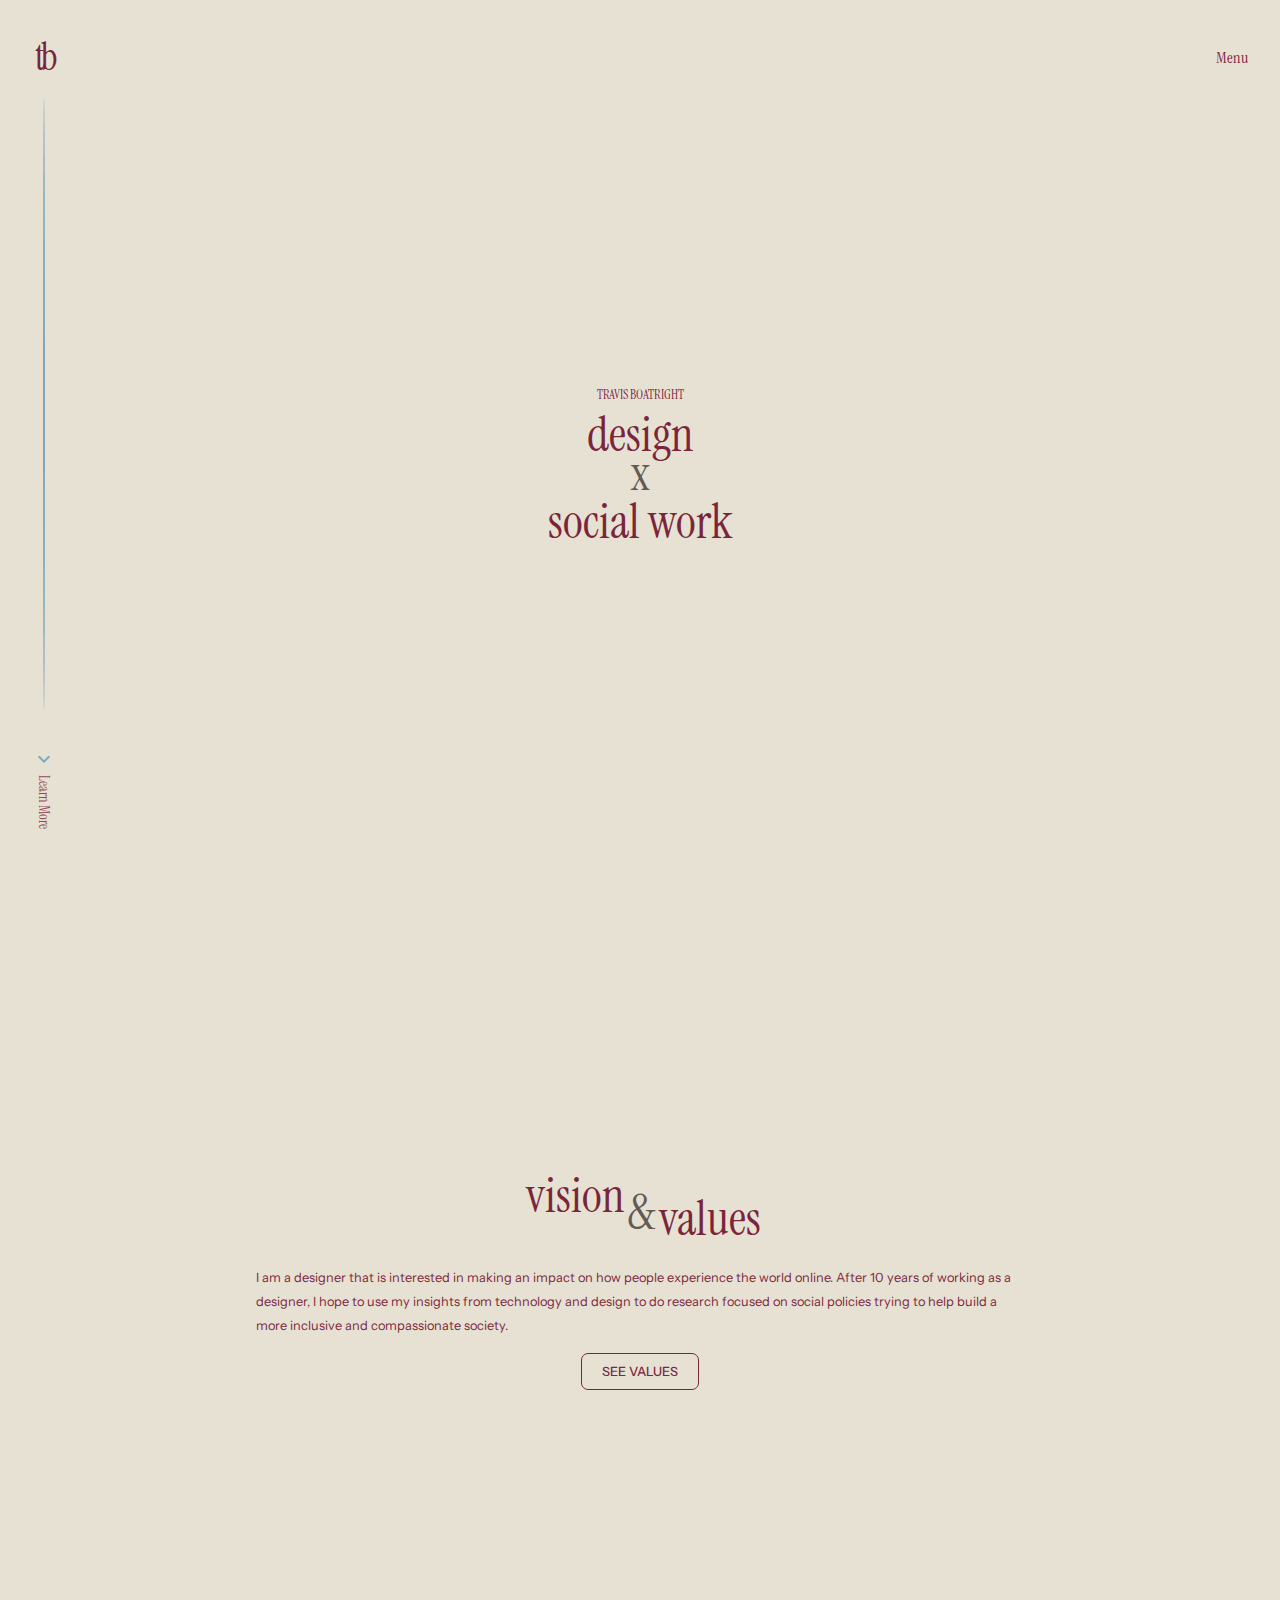
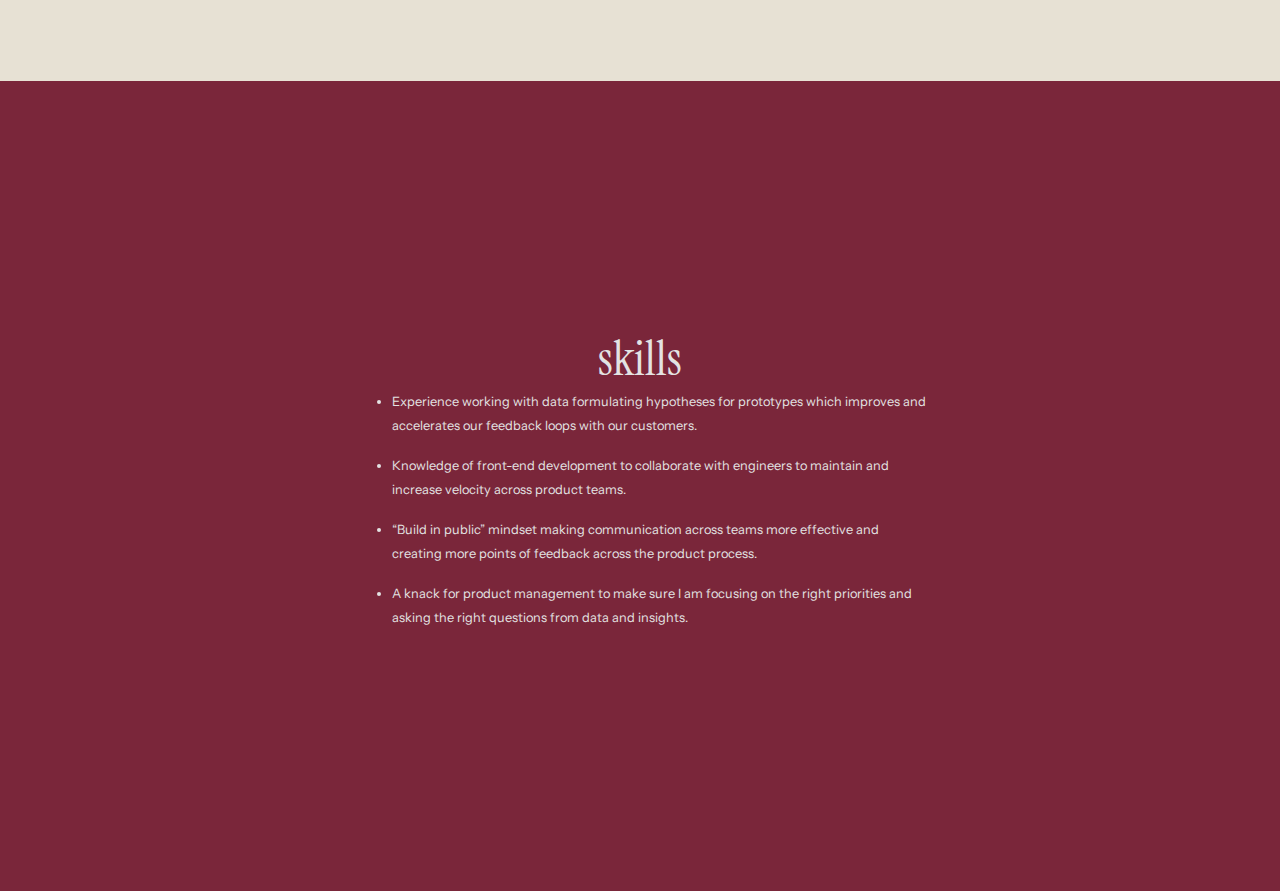
<file: index.html>
<!DOCTYPE html>
<html lang="en">
<head>
    <meta charset="UTF-8">
    <meta name="viewport" content="width=device-width, initial-scale=1.0">
    <title>Travis Boatright - Design x Social Work</title>
    <link rel="preconnect" href="https://fonts.googleapis.com">
    <link rel="preconnect" href="https://fonts.gstatic.com" crossorigin>
    <link href="https://fonts.googleapis.com/css2?family=Instrument+Serif:ital@0;1&display=swap" rel="stylesheet">
    <link rel="preconnect" href="https://fonts.googleapis.com">
    <link rel="preconnect" href="https://fonts.gstatic.com" crossorigin>
    <link href="https://fonts.googleapis.com/css2?family=Instrument+Sans:ital,wght@0,400..700;1,400..700&display=swap" rel="stylesheet">
    <link rel="stylesheet" href="styles.css">
</head>
<body>
    <nav class="nav">
        <a href="index.html" style="text-decoration: none;"><div class="logo" style="letter-spacing:-4px; font-size: 2.4rem; padding-left:3px">tb</div></a>
        <button class="menu-button">Menu</button>
    </nav>
    
    <div class="mega-nav" height: 100%;">
        <ul class="nav-links">
            <li><a href="index.html">home</a></li>
            <li><a href="journey.html">journey</a></li>
            <li><a href="projects.html">projects</a></li>
            <li><a href="values.html">values</a></li>
            <li><a href="contact.html">contact</a></li>
        </ul>
    </div>
    
<main>

    <div class="border-left">

    </div>

    <div class="content">
        <h1>TRAVIS BOATRIGHT</h1>
        <h2 style="margin-bottom: -24px;">design</h2>
        <h2 style="margin-bottom: -12px; color: #625B54">x</h1>
        <h2 style="margin-top: 8px; line-height: 42px;">social work</h2>
    </div>

    <div class="scroll-indicator">
        <div class="arrow">
            <svg viewBox="0 0 24 24" xmlns="http://www.w3.org/2000/svg">
                <path d="M7.41 8.59L12 13.17l4.59-4.58L18 10l-6 6-6-6 1.41-1.41z"/>
            </svg>
        </div>
        <div class="learn-more">Learn More</div>
    </div>
</main>

    <div class="content-light">
        <div class="center-content">
            <h2 style="margin-bottom: -46px;">vision</h2>
            <h2 style="margin-bottom: -57px; margin-left:132px; color: #625B54">&</h1>
            <h2 style="margin-right:-270px;">values</h2>
        </div>

        <div class="body-content">
            <p>I am a designer that is interested in making an impact on how people experience the world online. After 10 years of working as a designer, I hope to use my insights from technology and design to do research focused on social policies trying to help build a more inclusive and compassionate society.
            </p>
        </div>

        <a class="button" href="values.html">See values</a>

    </div>

    <div class="content-dark">
            <h2 style="color:#E3E3E3;">skills</h2>

        <div class="body-content">
            <ul style="color:#E3E3E3;"">
                <li>Experience working with data formulating hypotheses for prototypes which improves and accelerates our feedback loops with our customers.</li>
                <li>Knowledge of front-end development to collaborate with engineers to maintain and increase velocity across product teams.</li>
                <li>“Build in public” mindset making communication across teams more effective and creating more points of feedback across the product process.</li>
                <li>A knack for product management to make sure I am focusing on the right priorities and asking the right questions from data and insights.</li>
            </ul>
        </div>
    </div>

    <script>
        const menuButton = document.querySelector('.menu-button');
        const megaNav = document.querySelector('.mega-nav');
        const logo = document.querySelector('.logo');
        
        menuButton.addEventListener('click', () => {
            megaNav.classList.toggle('active');
            body.classList.toggle('no-scroll');
            if (megaNav.classList.contains('active')) {
                menuButton.textContent = 'Close';
                menuButton.classList.add('white');
                logo.classList.add('white');
            } else {
                menuButton.textContent = 'Menu';
                menuButton.classList.remove('white');
                logo.classList.remove('white');
            }
        });
    </script>
</body>
</html>
</file>
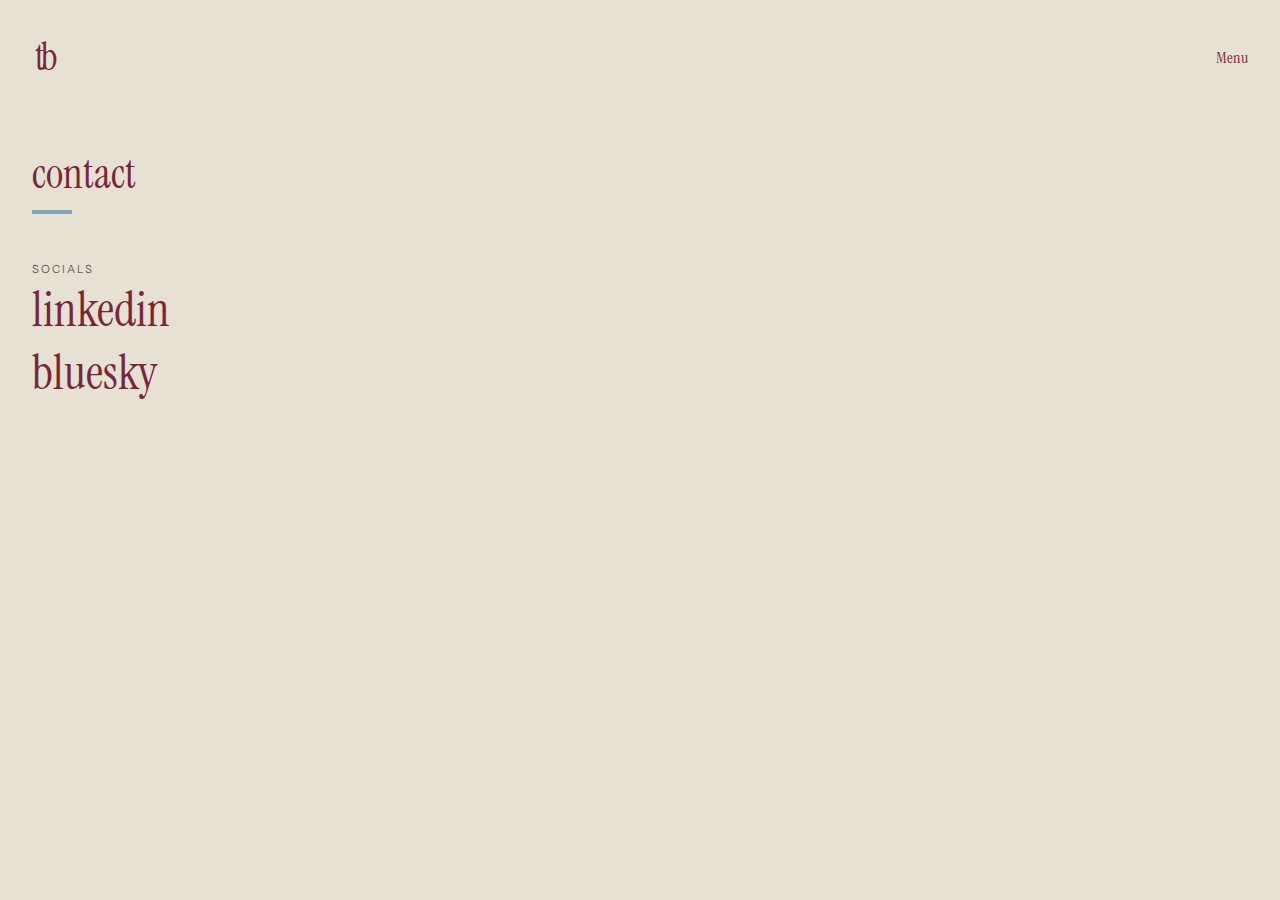
<file: contact.html>
<!DOCTYPE html>
<html lang="en">
<head>
    <meta charset="UTF-8">
    <meta name="viewport" content="width=device-width, initial-scale=1.0">
    <title>Travis Boatright - Design x Social Work</title>
    <link rel="preconnect" href="https://fonts.googleapis.com">
    <link rel="preconnect" href="https://fonts.gstatic.com" crossorigin>
    <link href="https://fonts.googleapis.com/css2?family=Instrument+Serif:ital@0;1&display=swap" rel="stylesheet">
    <link rel="preconnect" href="https://fonts.googleapis.com">
    <link rel="preconnect" href="https://fonts.gstatic.com" crossorigin>
    <link href="https://fonts.googleapis.com/css2?family=Instrument+Sans:ital,wght@0,400..700;1,400..700&display=swap" rel="stylesheet">
    <link rel="stylesheet" href="styles.css">
</head>
<body>
    <nav class="nav">
        <a href="index.html" style="text-decoration: none;"><div class="logo" style="letter-spacing:-4px; font-size: 2.4rem; padding-left:3px">tb</div></a>
        <button class="menu-button">Menu</button>
    </nav>
    
    <div class="mega-nav" height: 100%;">
        <ul class="nav-links">
            <li><a href="index.html">home</a></li>
            <li><a href="journey.html">journey</a></li>
            <li><a href="projects.html">projects</a></li>
            <li><a href="values.html">values</a></li>
            <li><a href="contact.html">contact</a></li>
        </ul>
    </div>
    
    <div class="projects">
        <h1>contact</h1>

        <div class="project">
            <h3>Socials</h3>
            <h2><a href="https://www.linkedin.com/in/travisboatright/" target="_blank">linkedin</a></h2>
            <h2><a href="https://bsky.app/profile/travisboat.bsky.social" target="_blank">bluesky</a></h2>
        </div>
        
    </div>

    <script>
        const menuButton = document.querySelector('.menu-button');
        const megaNav = document.querySelector('.mega-nav');
        const logo = document.querySelector('.logo');
        
        menuButton.addEventListener('click', () => {
            megaNav.classList.toggle('active');
            body.classList.toggle('no-scroll');
            if (megaNav.classList.contains('active')) {
                menuButton.textContent = 'Close';
                menuButton.classList.add('white');
                logo.classList.add('white');
            } else {
                menuButton.textContent = 'Menu';
                menuButton.classList.remove('white');
                logo.classList.remove('white');
            }
        });
    </script>
</body>
</html>
</file>
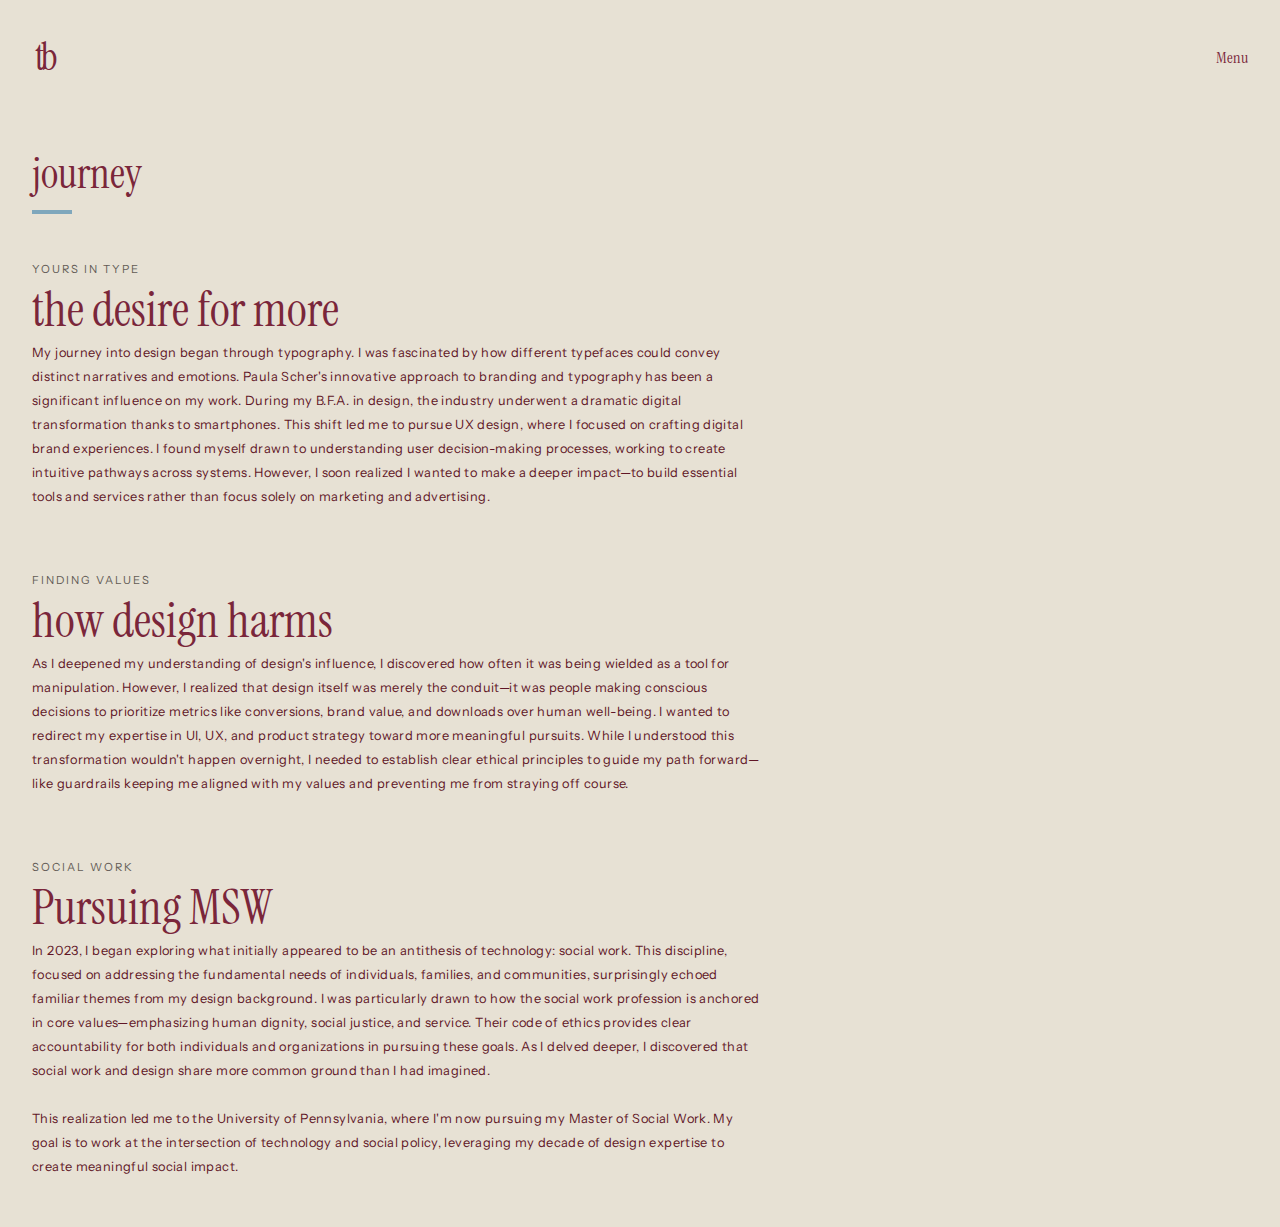
<file: journey.html>
<!DOCTYPE html>
<html lang="en">
<head>
    <meta charset="UTF-8">
    <meta name="viewport" content="width=device-width, initial-scale=1.0">
    <title>Travis Boatright - Design x Social Work</title>
    <link rel="preconnect" href="https://fonts.googleapis.com">
    <link rel="preconnect" href="https://fonts.gstatic.com" crossorigin>
    <link href="https://fonts.googleapis.com/css2?family=Instrument+Serif:ital@0;1&display=swap" rel="stylesheet">
    <link rel="preconnect" href="https://fonts.googleapis.com">
    <link rel="preconnect" href="https://fonts.gstatic.com" crossorigin>
    <link href="https://fonts.googleapis.com/css2?family=Instrument+Sans:ital,wght@0,400..700;1,400..700&display=swap" rel="stylesheet">
    <link rel="stylesheet" href="styles.css">
</head>
<body>
    <nav class="nav">
        <a href="index.html" style="text-decoration: none;"><div class="logo" style="letter-spacing:-4px; font-size: 2.4rem; padding-left:3px">tb</div></a>
        <button class="menu-button">Menu</button>
    </nav>
    
    <div class="mega-nav" height: 100%;">
        <ul class="nav-links">
            <li><a href="index.html">home</a></li>
            <li><a href="journey.html">journey</a></li>
            <li><a href="projects.html">projects</a></li>
            <li><a href="values.html">values</a></li>
            <li><a href="contact.html">contact</a></li>
        </ul>
    </div>
    
    <div class="projects">
        <h1>journey</h1>

        <div class="project">
            <h3>yours in type</h3>
            <h2>the desire for more</h2>
            <p style="margin:0;">My journey into design began through typography. I was fascinated by how different typefaces could convey distinct narratives and emotions. Paula Scher's innovative approach to branding and typography has been a significant influence on my work. During my B.F.A. in design, the industry underwent a dramatic digital transformation thanks to smartphones. This shift led me to pursue UX design, where I focused on crafting digital brand experiences. I found myself drawn to understanding user decision-making processes, working to create intuitive pathways across systems. However, I soon realized I wanted to make a deeper impact—to build essential tools and services rather than focus solely on marketing and advertising.</p>
        </div>
        <div class="project">
            <h3>finding values</h3>
            <h2>how design harms</h2>
            <p style="margin:0;">As I deepened my understanding of design's influence, I discovered how often it was being wielded as a tool for manipulation. However, I realized that design itself was merely the conduit—it was people making conscious decisions to prioritize metrics like conversions, brand value, and downloads over human well-being. I wanted to redirect my expertise in UI, UX, and product strategy toward more meaningful pursuits. While I understood this transformation wouldn't happen overnight, I needed to establish clear ethical principles to guide my path forward—like guardrails keeping me aligned with my values and preventing me from straying off course.</p>
        </div>
        <div class="project">
            <h3>social work</h3>
            <h2>Pursuing MSW</h2>
            <p style="margin:0;">In 2023, I began exploring what initially appeared to be an antithesis of technology: social work. This discipline, focused on addressing the fundamental needs of individuals, families, and communities, surprisingly echoed familiar themes from my design background. I was particularly drawn to how the social work profession is anchored in core values—emphasizing human dignity, social justice, and service. Their code of ethics provides clear accountability for both individuals and organizations in pursuing these goals. As I delved deeper, I discovered that social work and design share more common ground than I had imagined. <br><br> This realization led me to the University of Pennsylvania, where I'm now pursuing my Master of Social Work. My goal is to work at the intersection of technology and social policy, leveraging my decade of design expertise to create meaningful social impact.</p>
        </div>
        
    </div>

    <script>
        const menuButton = document.querySelector('.menu-button');
        const megaNav = document.querySelector('.mega-nav');
        const logo = document.querySelector('.logo');
        
        menuButton.addEventListener('click', () => {
            megaNav.classList.toggle('active');
            body.classList.toggle('no-scroll');
            if (megaNav.classList.contains('active')) {
                menuButton.textContent = 'Close';
                menuButton.classList.add('white');
                logo.classList.add('white');
            } else {
                menuButton.textContent = 'Menu';
                menuButton.classList.remove('white');
                logo.classList.remove('white');
            }
        });
    </script>
</body>
</html>
</file>
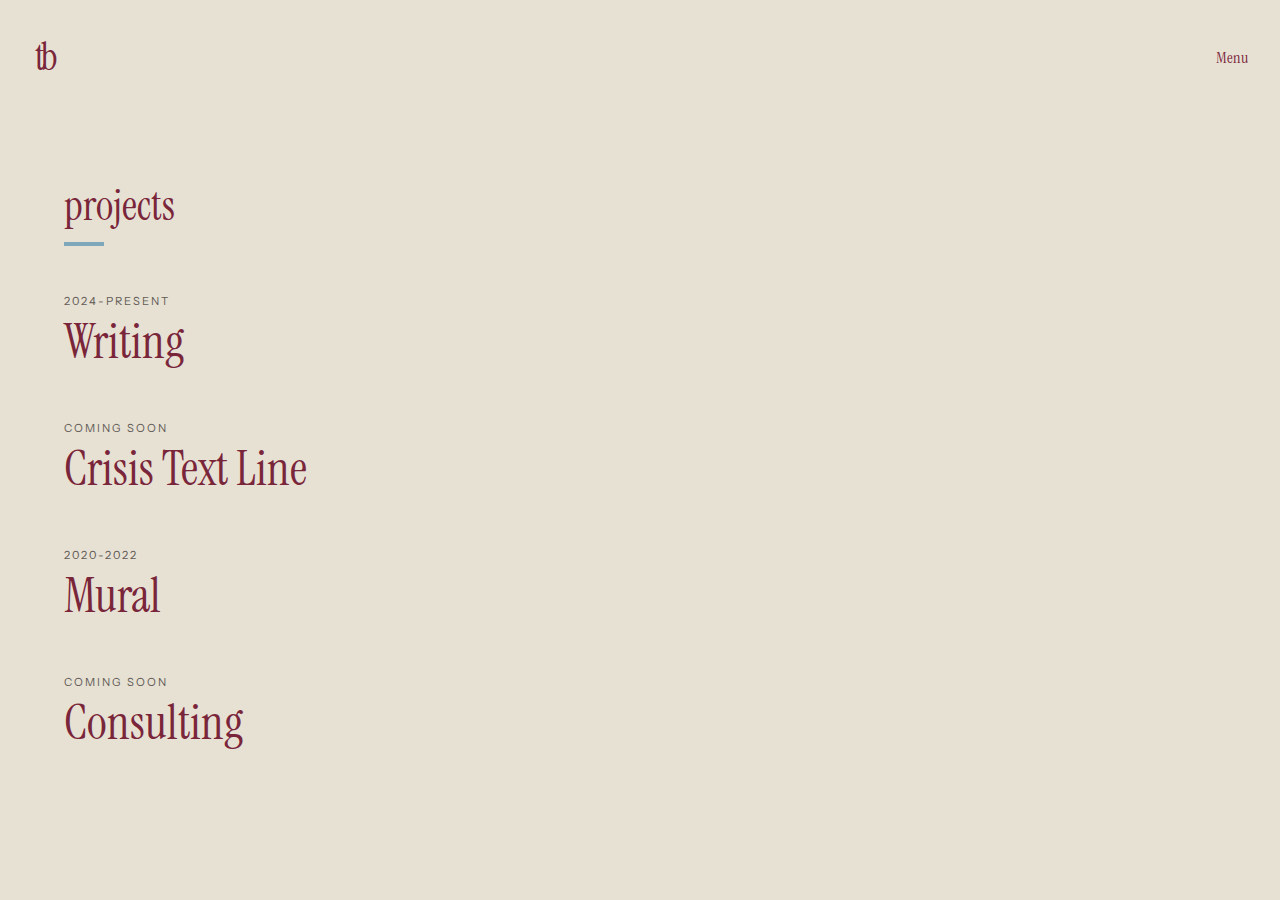
<file: projects.html>
<!DOCTYPE html>
<html lang="en">
<head>
    <meta charset="UTF-8">
    <meta name="viewport" content="width=device-width, initial-scale=1.0">
    <title>Travis Boatright - Design x Social Work</title>
    <link rel="preconnect" href="https://fonts.googleapis.com">
    <link rel="preconnect" href="https://fonts.gstatic.com" crossorigin>
    <link href="https://fonts.googleapis.com/css2?family=Instrument+Serif:ital@0;1&display=swap" rel="stylesheet">
    <link rel="preconnect" href="https://fonts.googleapis.com">
    <link rel="preconnect" href="https://fonts.gstatic.com" crossorigin>
    <link href="https://fonts.googleapis.com/css2?family=Instrument+Sans:ital,wght@0,400..700;1,400..700&display=swap" rel="stylesheet">
    <link rel="stylesheet" href="styles.css">
</head>
<body>
    <nav class="nav">
        <a href="index.html" style="text-decoration: none;"><div class="logo" style="letter-spacing:-4px; font-size: 2.4rem; padding-left:3px">tb</div></a>
        <button class="menu-button">Menu</button>
    </nav>
    
    <div class="mega-nav" height: 100%;">
        <ul class="nav-links">
            <li><a href="index.html">home</a></li>
            <li><a href="journey.html">journey</a></li>
            <li><a href="projects.html">projects</a></li>
            <li><a href="values.html">values</a></li>
            <li><a href="contact.html">contact</a></li>
        </ul>
    </div>
    
<div class="container">

    <div class="projects">
        <h1>projects</h1>

        <div class="project">
            <h3>2024-Present</h3>
            <h2><a href="writing.html">Writing</a></h2>
        </div>

        <div class="project">
            <h3>Coming Soon</h3>
            <h2><a href="#">Crisis Text Line</a></h2>
        </div>

        <div class="project">
            <h3>2020-2022</h3>
            <h2><a href="mural.html">Mural</a></h2>
        </div>

        <div class="project">
            <h3>Coming Soon</h3>
            <h2><a href="#">Consulting</a></h2>
        </div>
        
    </div>
</div>

    <script>
        const menuButton = document.querySelector('.menu-button');
        const megaNav = document.querySelector('.mega-nav');
        const logo = document.querySelector('.logo');
        
        menuButton.addEventListener('click', () => {
            megaNav.classList.toggle('active');
            body.classList.toggle('no-scroll');
            if (megaNav.classList.contains('active')) {
                menuButton.textContent = 'Close';
                menuButton.classList.add('white');
                logo.classList.add('white');
            } else {
                menuButton.textContent = 'Menu';
                menuButton.classList.remove('white');
                logo.classList.remove('white');
            }
        });
    </script>
</body>
</html>
</file>
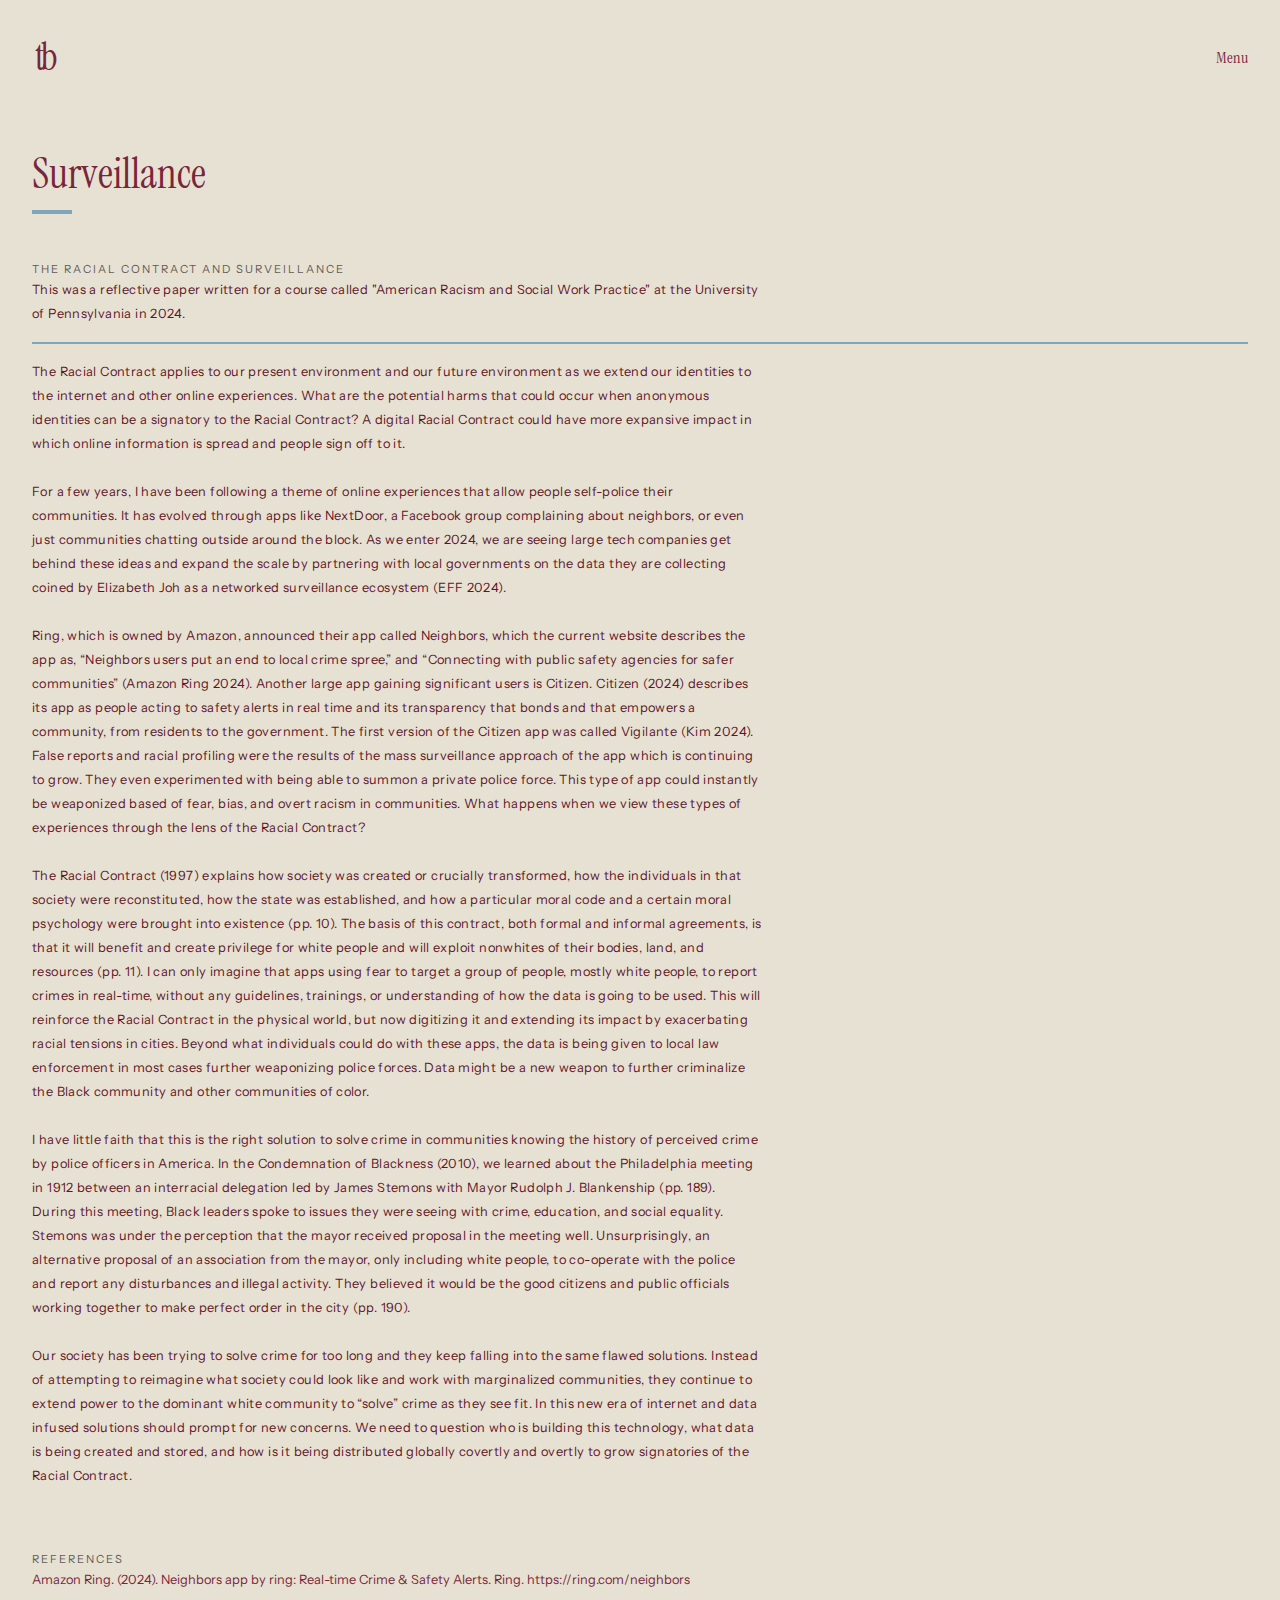
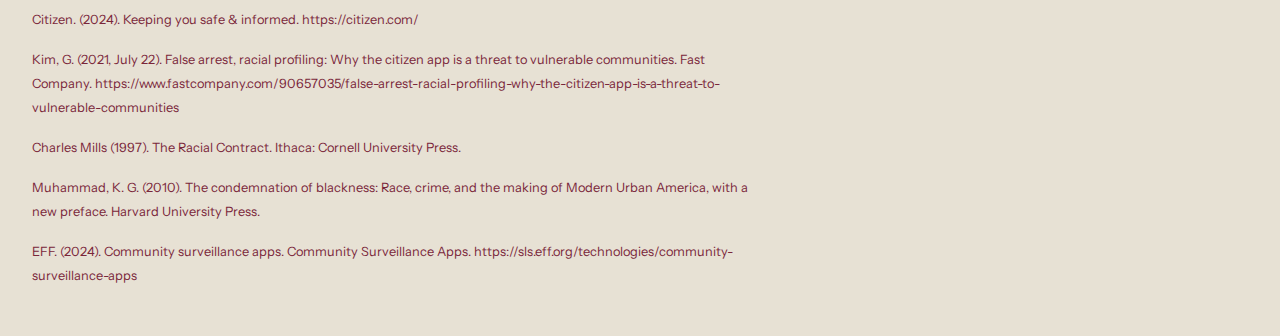
<file: surveillance.html>
<!DOCTYPE html>
<html lang="en">
<head>
    <meta charset="UTF-8">
    <meta name="viewport" content="width=device-width, initial-scale=1.0">
    <title>Travis Boatright - Design x Social Work</title>
    <link rel="preconnect" href="https://fonts.googleapis.com">
    <link rel="preconnect" href="https://fonts.gstatic.com" crossorigin>
    <link href="https://fonts.googleapis.com/css2?family=Instrument+Serif:ital@0;1&display=swap" rel="stylesheet">
    <link rel="preconnect" href="https://fonts.googleapis.com">
    <link rel="preconnect" href="https://fonts.gstatic.com" crossorigin>
    <link href="https://fonts.googleapis.com/css2?family=Instrument+Sans:ital,wght@0,400..700;1,400..700&display=swap" rel="stylesheet">
    <link rel="stylesheet" href="styles.css">
</head>
<body>
    <nav class="nav">
        <a href="index.html" style="text-decoration: none;"><div class="logo" style="letter-spacing:-4px; font-size: 2.4rem; padding-left:3px">tb</div></a>
        <button class="menu-button">Menu</button>
    </nav>
    
    <div class="mega-nav" height: 100%;">
        <ul class="nav-links">
            <li><a href="index.html">home</a></li>
            <li><a href="journey.html">journey</a></li>
            <li><a href="projects.html">projects</a></li>
            <li><a href="values.html">values</a></li>
            <li><a href="contact.html">contact</a></li>
        </ul>
    </div>
    
    <div class="projects">
        <h1>Surveillance</h1>

        <div class="project" style="border-bottom: 2px solid #7FA7BC; margin-bottom:16px;">
            <h3>The Racial Contract and Surveillance</h3>
            <p style="margin:0;">This was a reflective paper written for a course called "American Racism and Social Work Practice" at the University of Pennsylvania in 2024.</p>
        </div>

        <p style="margin:0;">
            The Racial Contract applies to our present environment and our future environment as we extend our identities to the internet and other online experiences. What are the potential harms that could occur when anonymous identities can be a signatory to the Racial Contract? A digital Racial Contract could have more expansive impact in which online information is spread and people sign off to it.<br><br>
            For a few years, I have been following a theme of online experiences that allow people self-police their communities. It has evolved through apps like NextDoor, a Facebook group complaining about neighbors, or even just communities chatting outside around the block. As we enter 2024, we are seeing large tech companies get behind these ideas and expand the scale by partnering with local governments on the data they are collecting coined by Elizabeth Joh as a networked surveillance ecosystem (EFF 2024).<br><br>
            Ring, which is owned by Amazon, announced their app called Neighbors, which the current website describes the app as, “Neighbors users put an end to local crime spree,” and “Connecting with public safety agencies for safer communities” (Amazon Ring 2024). Another large app gaining significant users is Citizen. Citizen (2024) describes its app as people acting to safety alerts in real time and its transparency that bonds and that empowers a community, from residents to the government. The first version of the Citizen app was called Vigilante (Kim 2024). False reports and racial profiling were the results of the mass surveillance approach of the app which is continuing to grow. They even experimented with being able to summon a private police force. This type of app could instantly be weaponized based of fear, bias, and overt racism in communities. What happens when we view these types of experiences through the lens of the Racial Contract?<br><br>
            
            The Racial Contract (1997) explains how society was created or crucially transformed, how the individuals in that society were reconstituted, how the state was established, and how a particular moral code and a certain moral psychology were brought into existence (pp. 10). The basis of this contract, both formal and informal agreements, is that it will benefit and create privilege for white people and will exploit nonwhites of their bodies, land, and resources (pp. 11). I can only imagine that apps using fear to target a group of people, mostly white people, to report crimes in real-time, without any guidelines, trainings, or understanding of how the data is going to be used. This will reinforce the Racial Contract in the physical world, but now digitizing it and extending its impact by exacerbating racial tensions in cities. Beyond what individuals could do with these apps, the data is being given to local law enforcement in most cases further weaponizing police forces. Data might be a new weapon to further criminalize the Black community and other communities of color.<br><br>
            I have little faith that this is the right solution to solve crime in communities knowing the history of perceived crime by police officers in America. In the Condemnation of Blackness (2010), we learned about the Philadelphia meeting in 1912 between an interracial delegation led by James Stemons with Mayor Rudolph J. Blankenship (pp. 189). During this meeting, Black leaders spoke to issues they were seeing with crime, education, and social equality. Stemons was under the perception that the mayor received proposal in the meeting well. Unsurprisingly, an alternative proposal of an association from the mayor, only including white people, to co-operate with the police and report any disturbances and illegal activity. They believed it would be the good citizens and public officials working together to make perfect order in the city (pp. 190). <br><br>
                Our society has been trying to solve crime for too long and they keep falling into the same flawed solutions. Instead of attempting to reimagine what society could look like and work with marginalized communities, they continue to extend power to the dominant white community to “solve” crime as they see fit. In this new era of internet and data infused solutions should prompt for new concerns. We need to question who is building this technology, what data is being created and stored, and how is it being distributed globally covertly and overtly to grow signatories of the Racial Contract.
        </p>

        <div class="project">
            <h3>References</h3>
            <ul style="list-style: none; padding-left: 0px; margin:0;">
                <li>Amazon Ring. (2024). Neighbors app by ring: Real-time Crime & Safety Alerts. Ring. https://ring.com/neighbors</li>
                <li>Citizen. (2024). Keeping you safe & informed. https://citizen.com/</li>
                <li>Kim, G. (2021, July 22). False arrest, racial profiling: Why the citizen app is a threat to vulnerable communities. Fast Company. https://www.fastcompany.com/90657035/false-arrest-racial-profiling-why-the-citizen-app-is-a-threat-to-vulnerable-communities</li>
                <li>Charles Mills (1997). The Racial Contract. Ithaca: Cornell University Press.</li>
                <li>Muhammad, K. G. (2010). The condemnation of blackness: Race, crime, and the making of Modern Urban America, with a new preface. Harvard University Press.</li>
                <li>EFF. (2024). Community surveillance apps. Community Surveillance Apps. https://sls.eff.org/technologies/community-surveillance-apps</li>
            </ul>
        </div>


    </div>

    <script>
        const menuButton = document.querySelector('.menu-button');
        const megaNav = document.querySelector('.mega-nav');
        const logo = document.querySelector('.logo');
        
        menuButton.addEventListener('click', () => {
            megaNav.classList.toggle('active');
            body.classList.toggle('no-scroll');
            if (megaNav.classList.contains('active')) {
                menuButton.textContent = 'Close';
                menuButton.classList.add('white');
                logo.classList.add('white');
            } else {
                menuButton.textContent = 'Menu';
                menuButton.classList.remove('white');
                logo.classList.remove('white');
            }
        });
    </script>
</body>
</html>
</file>
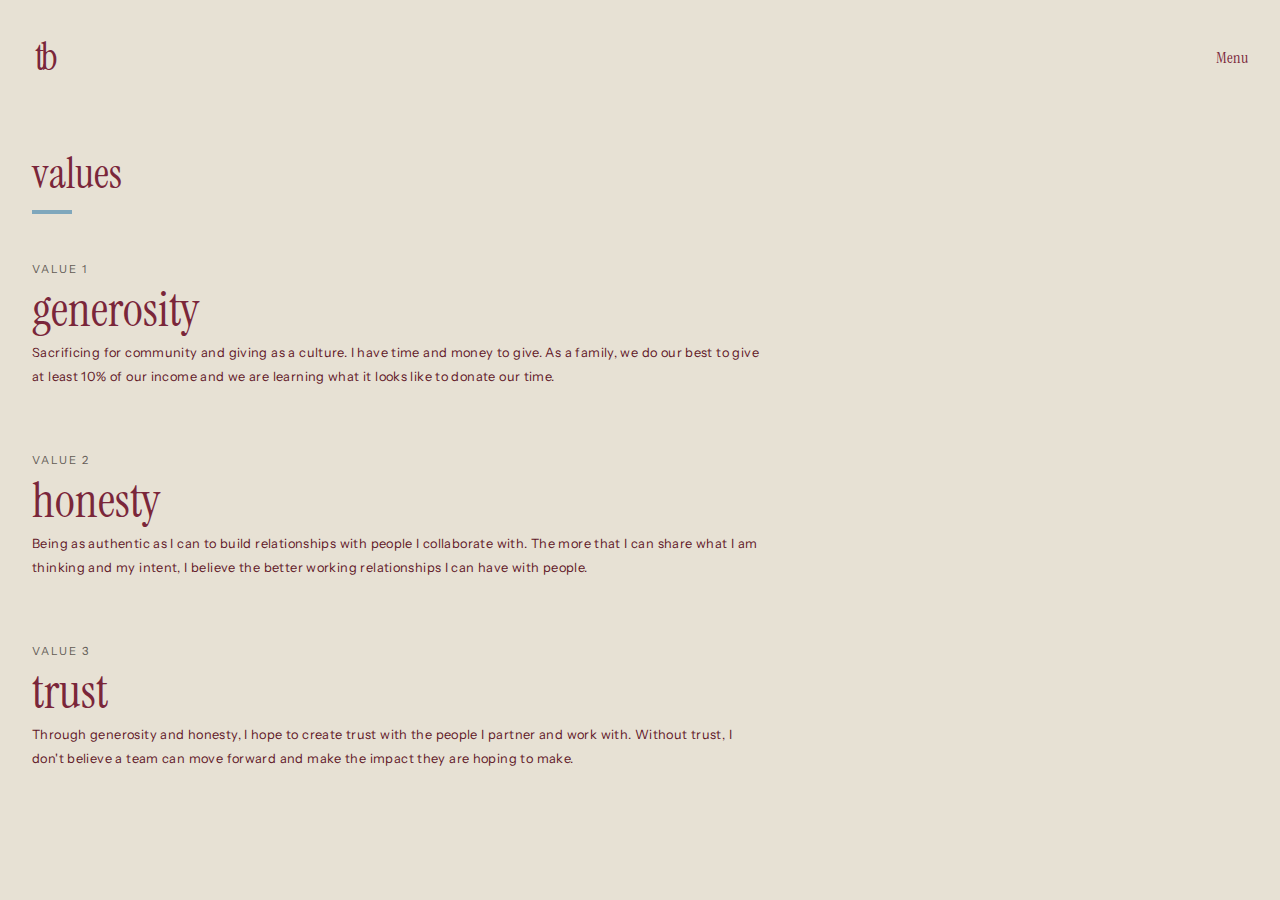
<file: values.html>
<!DOCTYPE html>
<html lang="en">
<head>
    <meta charset="UTF-8">
    <meta name="viewport" content="width=device-width, initial-scale=1.0">
    <title>Travis Boatright - Design x Social Work</title>
    <link rel="preconnect" href="https://fonts.googleapis.com">
    <link rel="preconnect" href="https://fonts.gstatic.com" crossorigin>
    <link href="https://fonts.googleapis.com/css2?family=Instrument+Serif:ital@0;1&display=swap" rel="stylesheet">
    <link rel="preconnect" href="https://fonts.googleapis.com">
    <link rel="preconnect" href="https://fonts.gstatic.com" crossorigin>
    <link href="https://fonts.googleapis.com/css2?family=Instrument+Sans:ital,wght@0,400..700;1,400..700&display=swap" rel="stylesheet">
    <link rel="stylesheet" href="styles.css">
</head>
<body>
    <nav class="nav">
        <a href="index.html" style="text-decoration: none;"><div class="logo" style="letter-spacing:-4px; font-size: 2.4rem; padding-left:3px">tb</div></a>
        <button class="menu-button">Menu</button>
    </nav>
    
    <div class="mega-nav" height: 100%;">
        <ul class="nav-links">
            <li><a href="index.html">home</a></li>
            <li><a href="journey.html">journey</a></li>
            <li><a href="projects.html">projects</a></li>
            <li><a href="values.html">values</a></li>
            <li><a href="contact.html">contact</a></li>
        </ul>
    </div>
    
    <div class="projects">
        <h1>values</h1>

        <div class="project">
            <h3> value 1</h3>
            <h2>generosity</h2>
            <p style="margin:0;">Sacrificing for community and giving as a culture. I have time and money to give. As a family, we do our best to give at least 10% of our income and we are learning what it looks like to donate our time.</p>
        </div>
        <div class="project">
            <h3> value 2</h3>
            <h2>honesty</h2>
            <p style="margin:0;">Being as authentic as I can to build relationships with people I collaborate with. The more that I can share what I am thinking and my intent, I believe the better working relationships I can have with people.</p>
        </div>
        <div class="project">
            <h3> value 3</h3>
            <h2>trust</h2>
            <p style="margin:0;">Through generosity and honesty, I hope to create trust with the people I partner and work with. Without trust, I don't believe a team can move forward and make the impact they are hoping to make.</p>
        </div>
        
    </div>

    <script>
        const menuButton = document.querySelector('.menu-button');
        const megaNav = document.querySelector('.mega-nav');
        const logo = document.querySelector('.logo');
        
        menuButton.addEventListener('click', () => {
            megaNav.classList.toggle('active');
            body.classList.toggle('no-scroll');
            if (megaNav.classList.contains('active')) {
                menuButton.textContent = 'Close';
                menuButton.classList.add('white');
                logo.classList.add('white');
            } else {
                menuButton.textContent = 'Menu';
                menuButton.classList.remove('white');
                logo.classList.remove('white');
            }
        });
    </script>
</body>
</html>
</file>
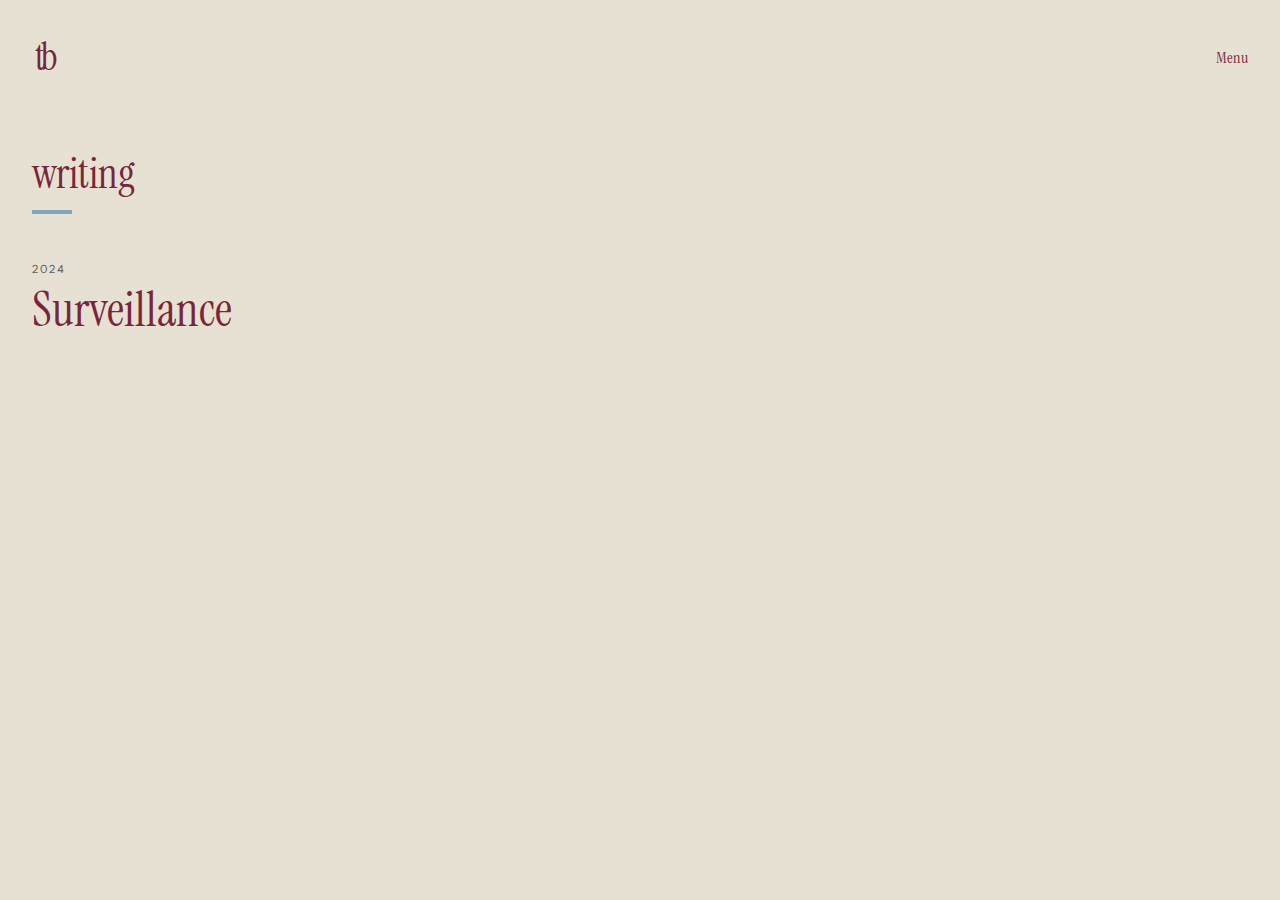
<file: writing.html>
<!DOCTYPE html>
<html lang="en">
<head>
    <meta charset="UTF-8">
    <meta name="viewport" content="width=device-width, initial-scale=1.0">
    <title>Travis Boatright - Design x Social Work</title>
    <link rel="preconnect" href="https://fonts.googleapis.com">
    <link rel="preconnect" href="https://fonts.gstatic.com" crossorigin>
    <link href="https://fonts.googleapis.com/css2?family=Instrument+Serif:ital@0;1&display=swap" rel="stylesheet">
    <link rel="preconnect" href="https://fonts.googleapis.com">
    <link rel="preconnect" href="https://fonts.gstatic.com" crossorigin>
    <link href="https://fonts.googleapis.com/css2?family=Instrument+Sans:ital,wght@0,400..700;1,400..700&display=swap" rel="stylesheet">
    <link rel="stylesheet" href="styles.css">
</head>
<body>
    <nav class="nav">
        <a href="index.html" style="text-decoration: none;"><div class="logo" style="letter-spacing:-4px; font-size: 2.4rem; padding-left:3px">tb</div></a>
        <button class="menu-button">Menu</button>
    </nav>
    
    <div class="mega-nav" height: 100%;">
        <ul class="nav-links">
            <li><a href="index.html">home</a></li>
            <li><a href="journey.html">journey</a></li>
            <li><a href="projects.html">projects</a></li>
            <li><a href="values.html">values</a></li>
            <li><a href="contact.html">contact</a></li>
        </ul>
    </div>
    
    <div class="projects">
        <h1>writing</h1>


        <div class="project">
            <h3>2024</h3>
            <h2><a href="surveillance.html">Surveillance</a></h2>
        </div>
        
    </div>

    <script>
        const menuButton = document.querySelector('.menu-button');
        const megaNav = document.querySelector('.mega-nav');
        const logo = document.querySelector('.logo');
        
        menuButton.addEventListener('click', () => {
            megaNav.classList.toggle('active');
            body.classList.toggle('no-scroll');
            if (megaNav.classList.contains('active')) {
                menuButton.textContent = 'Close';
                menuButton.classList.add('white');
                logo.classList.add('white');
            } else {
                menuButton.textContent = 'Menu';
                menuButton.classList.remove('white');
                logo.classList.remove('white');
            }
        });
    </script>
</body>
</html>
</file>
<file: styles.css>
.container {
    max-width: 1440px;
    margin: 0 auto;
    padding: 32px;
    position: relative;
}

body {
    margin: 0;
    padding: 0;
    min-height: 100vh;
    font-family: 'Instrument Serif', serif;
    overflow-x: hidden;
    position: relative;
    background-color: #E7E1D4;
    color: #7A263A;
}

.button {
    display: inline-block;
    padding: 10px 20px;
    text-align: center;
    text-decoration: none;
    color: #7A263A;
    background-color: #E7E1D4;
    border-radius: 6px;
    outline: 1px solid #7A263A;
    transition: 0.3s;
    font-family: 'Instrument Sans', sans-serif;
    text-transform: uppercase;
    font-size: .8em;
    font-weight: 500;
  }

.button:hover {
    background-color: #7A263A;
    color: #E7E1D4;
  }

.nav {
        display: flex;
        justify-content: space-between;
        align-items: center;
        position: relative;
        z-index: 1000;
        padding-top: 32px; 
        padding-left: 32px;
        padding-right:32px;
}

.logo {
    font-family: 'Instrument Serif', serif;
    font-weight: 400;
    font-size: 1.2rem;
    color: #7A263A;
    transition: color 0.3s ease;
}

.menu-button {
    background: none;
    border: none;
    font-size: 1rem;
    font-family: 'Instrument Serif', serif;
    color:#7A263A;
    cursor: pointer;
    padding: 0;
    transition: color 0.3s ease;
}

.logo.white, .menu-button.white {
    color: #E7E1D4;
}

main {
    display:inline;
}

.content {
    display: flex;
    flex-direction: column;
    align-items: center;
    justify-content: center;
    min-height: calc(85vh);
    text-align: center;
    background-color: #E7E1D4;
}

.border-left {
    position:absolute;
    width:2px;
    height:68vh;
    background-color: #7FA7BC;
    margin-top: 16px;
    margin-left:43px;
    border-radius: 100%;
}

.content-light {
    width:100%;
    display: flex;
    flex-direction: column;
    align-items: center;
    justify-content: center;
    min-height: calc(90vh);
    text-align: center;
    background-color: #E7E1D4;
    margin: 0 auto;
}

.content-dark {
    width: 100%;
    display: flex;
    flex-direction: column;
    align-items: center;
    justify-content: center;
    min-height: calc(90vh);
    background-color:#7A263A;
    margin: 0 auto;
}

ul {
    font-size:.8rem;
    line-height: 24px;
    text-align: left;
    font-family: 'Instrument Sans', sans-serif;
    max-width: 60%;
    margin: 0 auto;
}

li {
    padding-bottom:16px;
}

.center-content {
    display: flex;
    flex-direction: column;
    align-items: center;
    justify-content: center;
    text-align: center;
    margin-left:-130px;
    padding-bottom: 16px;
}

h1 {
    font-family: 'Instrument Serif', serif;
    font-size: .8rem;
    font:'Instrument Sans';
    margin: 0;
    color: #7A263A;
    font-weight: 400;
}

h2 {
    font-family: 'Instrument Serif', serif;
    font-size: 3rem;
    font:'Instrument Serif', sans-serif;
    margin: 0;
    color: #7A263A;
    font-weight: 400;
}

p {
    font-size:.8rem;
    line-height: 24px;
    text-align: left;
    font-family: 'Instrument Sans', sans-serif;
    max-width: 60%;
    margin: 0 auto;
    padding-bottom: 16px;
}

.scroll-indicator {
    position: relative;
    bottom: 100px;
    display: flex;
    align-items: center;
    gap: 12px;
    padding-left: 32px;
}

.arrow {
    color: #7FA7BC;
    animation: bounce-and-fade 4s infinite ease-in-out;
    display: flex;
    align-items: center;
    justify-content: center;
    width: 24px;
    height: 24px;
}

.arrow svg {
    width: 24px;
    height: 24px;
    fill: currentColor;
}

.learn-more {
    font-size: 0.9rem;
    opacity: 0.8;
    transform: rotate(90deg);
    transform-origin: left center;
    white-space: nowrap;
    position: relative;
    left: -24px;
    top: 16px;
}

.mega-nav {
    position: fixed;
    overflow-y: hidden;
    top: 0;
    left: 0;
    height: 100%;
    width: 100%;
    background-color: #7A263A;
    display: flex;
    align-items: center;
    justify-content: center;
    transform: translateY(-100%);
    transition: transform 0.6s cubic-bezier(0.4, 0, 0.2, 1);
    z-index: 999;
}

.mega-nav.active {
    transform: translateY(0);
}

.nav-links {
    list-style: none;
    padding: 0;
    margin: 0;
    text-align: center;
    font-family: 'Intrument Serif', serif;
}

.nav-links li {
    margin: 2rem 0;
}

.nav-links a {
    color: #E7E1D4;
    text-decoration: none;
    font-size: 2rem;
    opacity: 0.7;
    transition: opacity 0.3s ease;
    font-weight: 400;
}

.nav-links a:hover {
    opacity: 1;
}

.projects {
    justify-content: left;
    margin: 32px;

}

.projects h1 {
    color:#7A263A;
    font-size: 2.6em;
    padding-top: 24px;
    font-family: 'Instrument Serif', serif;
    border-bottom: #7FA7BC 4px solid;
    width: 40px;
    line-height: 72px;
}

.projects h2 a:link {
    color:#7A263A;
    font-family: 'Instrument Serif', serif;
    text-decoration: none;
}

.projects h2 a:visited {
    color:#7A263A;
    font-family: 'Instrument Serif', serif;
    text-decoration: none;
}

.projects h2 a:hover {
    color:#601526;
    font-family: 'Instrument Serif', serif;
    text-decoration: underline 2px;
}

.projects h2 a:active {
    color:#7A263A;
    font-family: 'Instrument Serif', serif;
    text-decoration:none;
}

.projects h3 {
    color: #625B54;
    font-size: .7em;
    font-family: 'Instrument Sans', sans-serif;
    font-weight: 400;
    text-transform: uppercase;
    letter-spacing: 2px;
    margin-bottom: 2px;
    margin-top:48px;
}

.projects p {
    color:#601526;
    font-family: 'Instrument Sans', sans-serif;
    font-size: .8em;
    margin-top:-1px;
    letter-spacing: .03em;
}

img {
    max-width: 80%;

}


@keyframes bounce-and-fade {
    0% {
        transform: translateY(0);
        opacity: 0.3;
    }
    50% {
        transform: translateY(-30px);
        opacity: 1;
    }
    100% {
        transform: translateY(0);
        opacity: 0.3;
    }
}

@media screen and (max-width: 768px) {

ul {
    max-width:80%
}

p {
    max-width:80%;
}

img {
    max-width: 100%;
}

}
</file>
